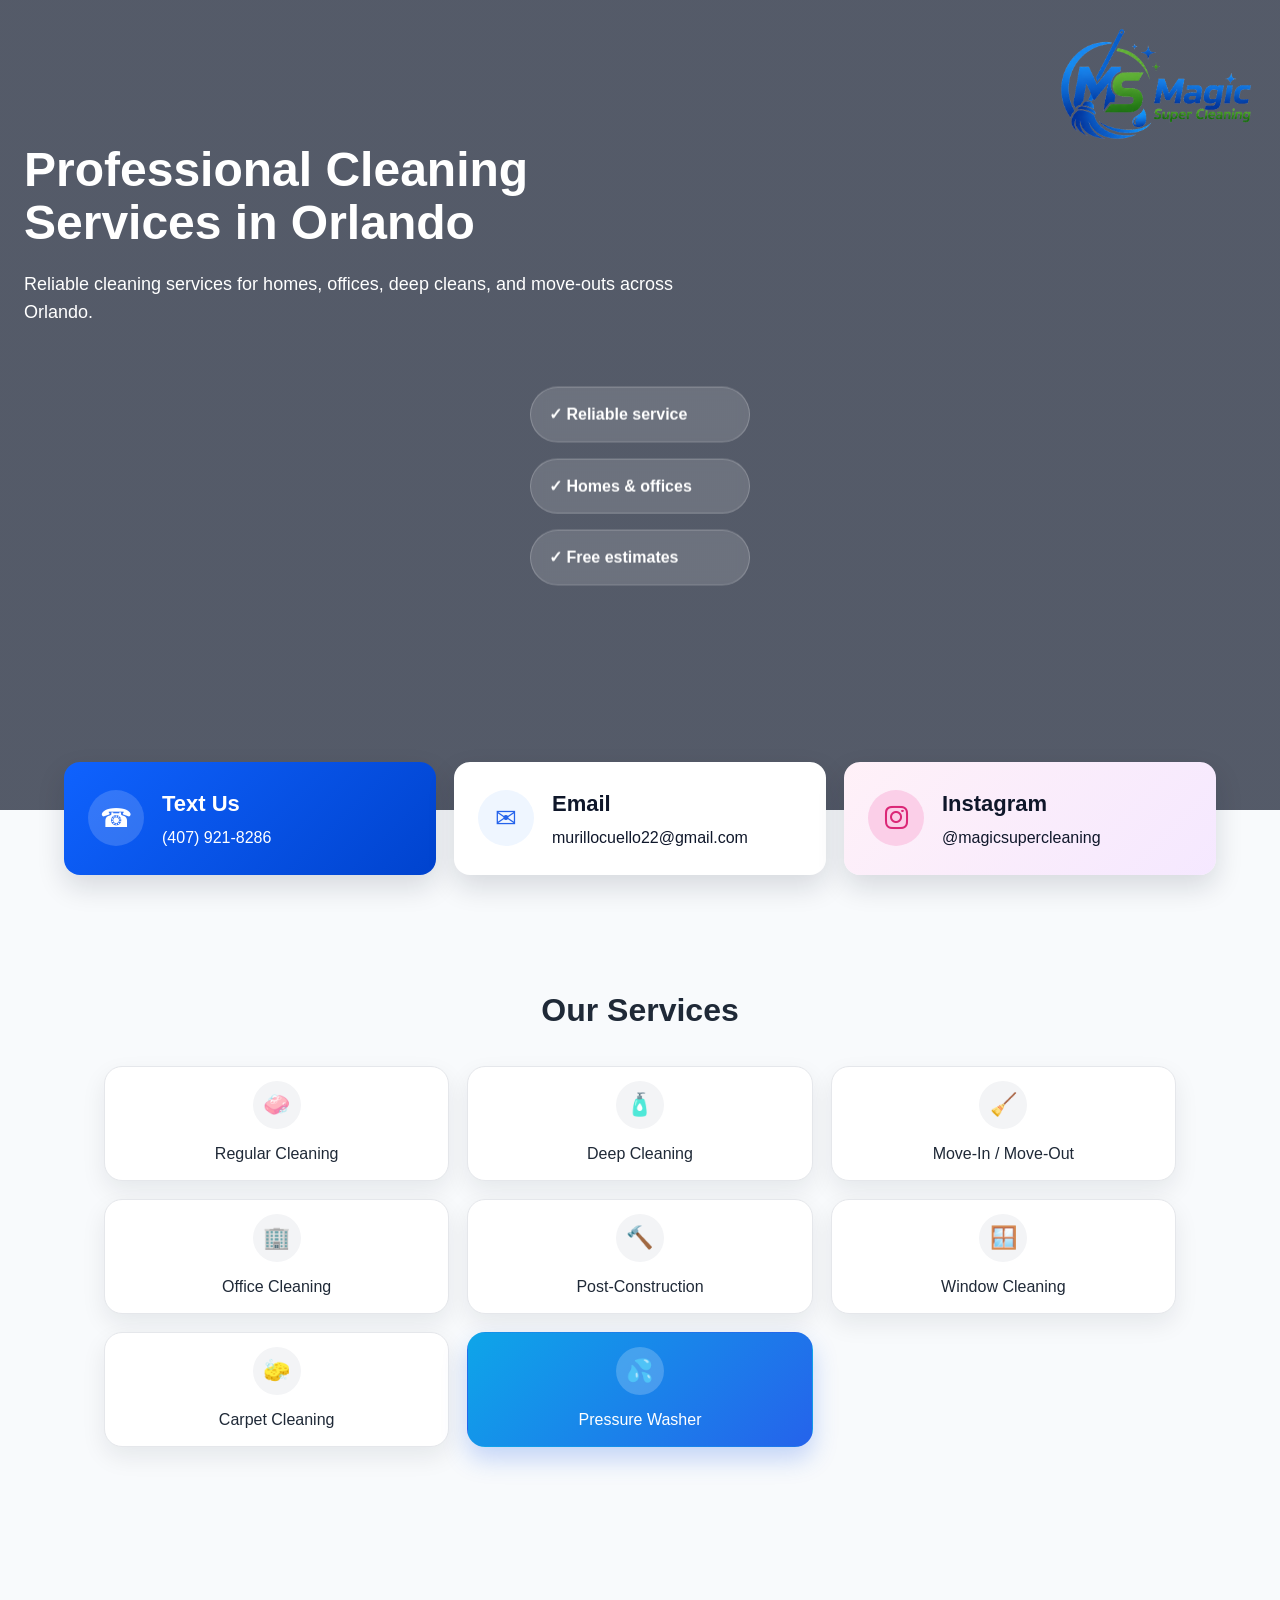
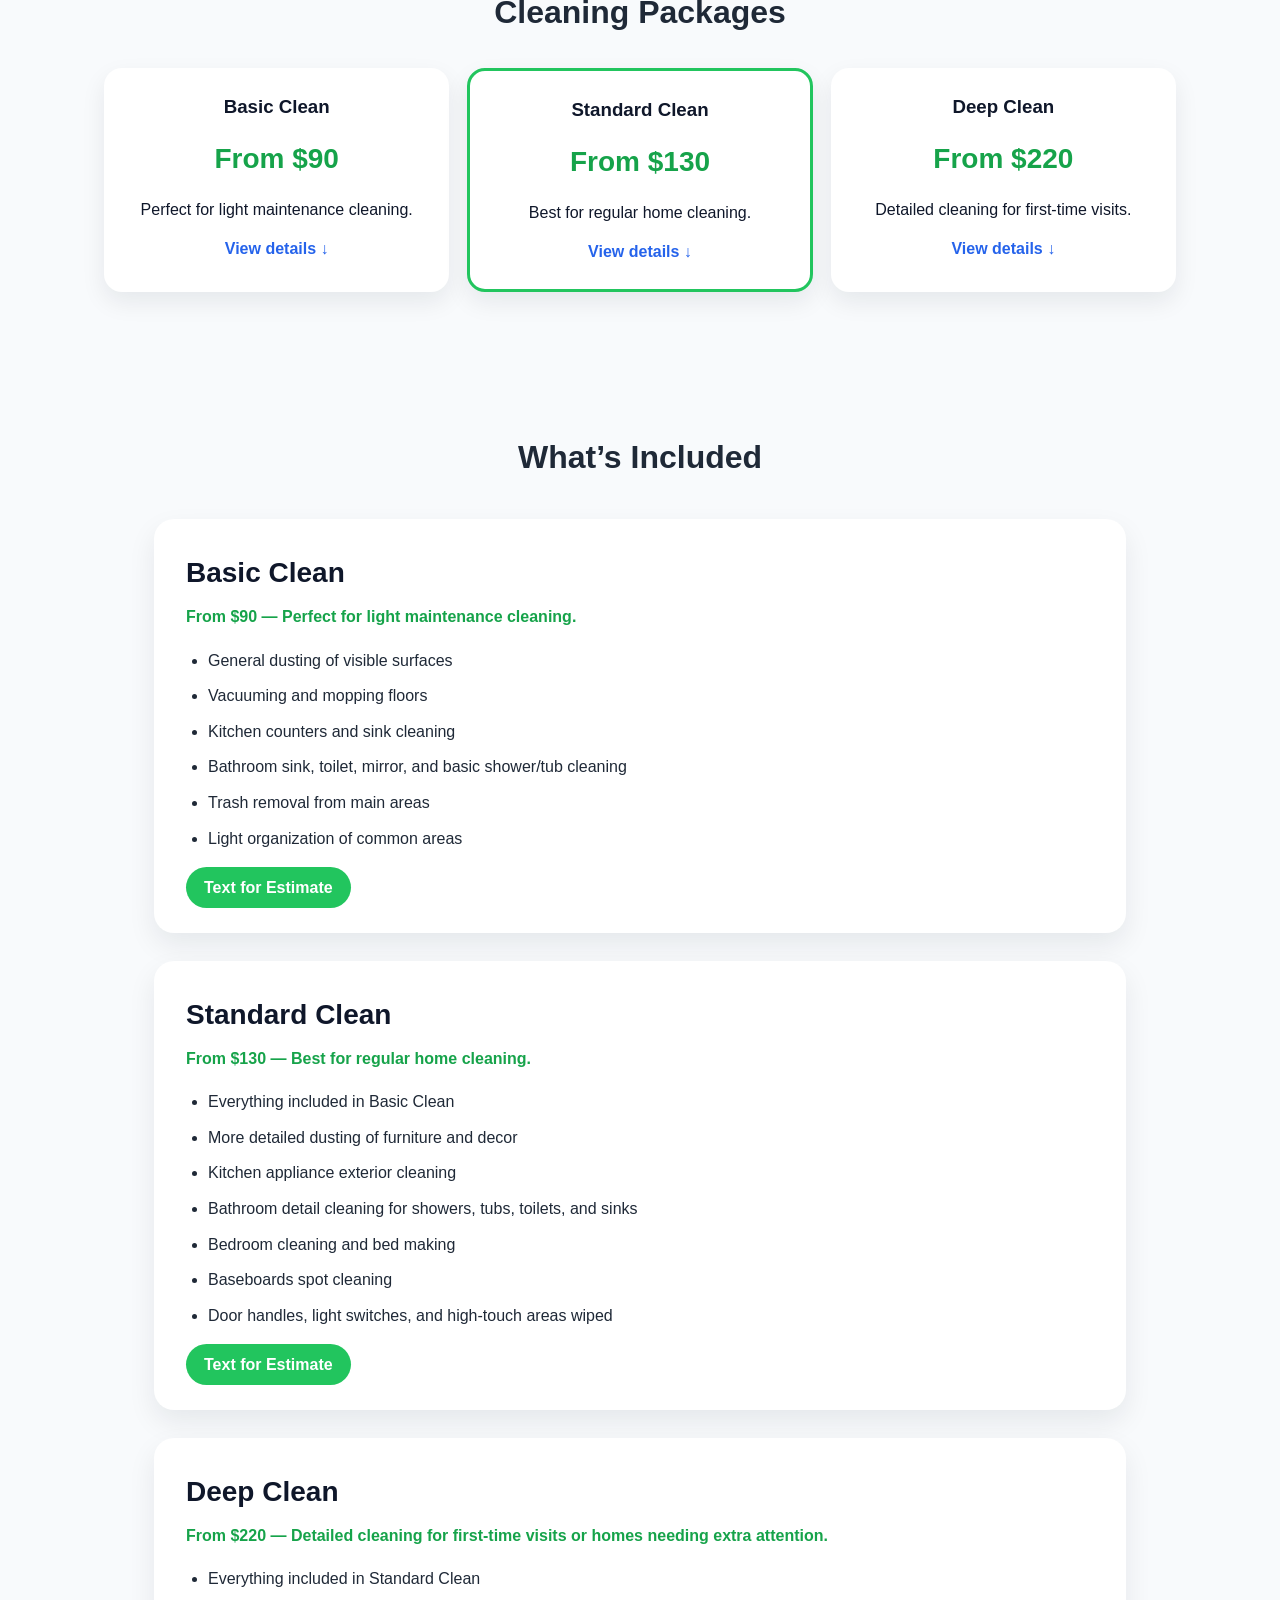
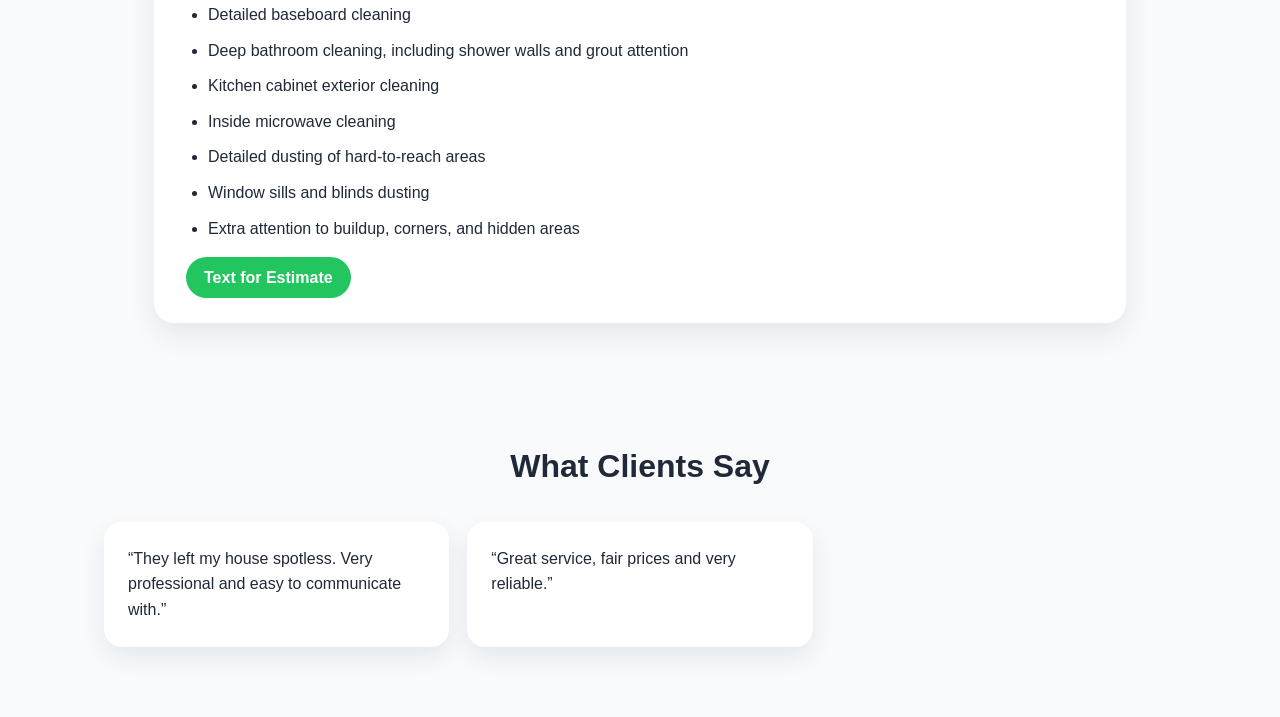
<file: index.html>
<!doctype html>
<html lang="en">
  <head>
    <meta charset="UTF-8" />
    <meta name="viewport" content="width=device-width, initial-scale=1.0" />

    <title>Magic Super Cleaning</title>
    <link rel="stylesheet" href="style.css" />
    <link
      rel="stylesheet"
      href="https://cdnjs.cloudflare.com/ajax/libs/font-awesome/6.5.2/css/all.min.css"
    />
  </head>
  <body>
    <header class="hero">
      <img
        src="images/logo.png"
        alt="Magic Super Cleaning Logo"
        class="hero-logo"
      />

      <div class="hero-content">
        <h1>Professional Cleaning Services in Orlando</h1>

        <p>
          Reliable cleaning services for homes, offices, deep cleans, and
          move-outs across Orlando.
        </p>
      </div>
      <div class="hero-highlights">
        <span>✓ Reliable service</span>
        <span>✓ Homes & offices</span>
        <span>✓ Free estimates</span>
      </div>
    </header>

    <section class="contact-strip">
      <a href="sms:+14079218286" class="contact-card phone-card">
        <span class="contact-icon">☎</span>
        <div>
          <h3>Text Us</h3>
          <p>(407) 921-8286</p>
        </div>
      </a>

      <a
        href="mailto:murillocuello22@gmail.com"
        class="contact-card email-card"
      >
        <span class="contact-icon">✉</span>
        <div>
          <h3>Email</h3>
          <p>murillocuello22@gmail.com</p>
        </div>
      </a>

      <a
        href="https://instagram.com/magicsupercleaning"
        target="_blank"
        class="contact-card instagram-card"
      >
        <span class="contact-icon"><i class="fa-brands fa-instagram"></i></span>
        <div>
          <h3>Instagram</h3>
          <p>@magicsupercleaning</p>
        </div>
      </a>
    </section>

    <section class="services">
      <h2>Our Services</h2>

      <div class="cards services-grid">
        <div class="card service-card">
          <span class="service-icon">🧼</span>
          <span>Regular Cleaning</span>
        </div>

        <div class="card service-card">
          <span class="service-icon">🧴</span>
          <span>Deep Cleaning</span>
        </div>

        <div class="card service-card">
          <span class="service-icon">🧹</span>
          <span>Move-In / Move-Out</span>
        </div>

        <div class="card service-card">
          <span class="service-icon">🏢</span>
          <span>Office Cleaning</span>
        </div>

        <div class="card service-card">
          <span class="service-icon">🔨</span>
          <span>Post-Construction</span>
        </div>

        <div class="card service-card">
          <span class="service-icon">🪟</span>
          <span>Window Cleaning</span>
        </div>

        <div class="card service-card">
          <span class="service-icon">🧽</span>
          <span>Carpet Cleaning</span>
        </div>

        <a
          href="/pressure-washing-page/index.html"
          class="card service-card pressure-card"
        >
          <span class="service-icon">💦</span> <span>Pressure Washer</span>
        </a>
      </div>
    </section>

    <section class="packages" id="packages">
      <h2>Cleaning Packages</h2>

      <div class="cards">
        <a href="#basic-clean" class="price-card package-link">
          <h3>Basic Clean</h3>
          <p class="price">From $90</p>
          <p>Perfect for light maintenance cleaning.</p>
          <p class="tap-text">View details ↓</p>
        </a>

        <a href="#standard-clean" class="price-card package-link featured">
          <h3>Standard Clean</h3>
          <p class="price">From $130</p>
          <p>Best for regular home cleaning.</p>
          <p class="tap-text">View details ↓</p>
        </a>

        <a href="#deep-clean" class="price-card package-link">
          <h3>Deep Clean</h3>
          <p class="price">From $220</p>
          <p>Detailed cleaning for first-time visits.</p>
          <p class="tap-text">View details ↓</p>
        </a>
      </div>
    </section>

    <section class="package-details" id="package-details">
      <h2>What’s Included</h2>

      <div class="package-detail-card" id="basic-clean">
        <h3>Basic Clean</h3>
        <p class="package-subtitle">
          From $90 — Perfect for light maintenance cleaning.
        </p>

        <ul>
          <li>General dusting of visible surfaces</li>
          <li>Vacuuming and mopping floors</li>
          <li>Kitchen counters and sink cleaning</li>
          <li>Bathroom sink, toilet, mirror, and basic shower/tub cleaning</li>
          <li>Trash removal from main areas</li>
          <li>Light organization of common areas</li>
        </ul>
        <!--<div class="package-actions">
          <a href="sms:+14079218286" class="btn primary">Text for Estimate</a>
          <a
            href="mailto:magicsupercleaning@gmail.com?subject=Cleaning%20Estimate%20Request"
            class="btn secondary"
          >
            Email Us
          </a>
        </div> -->
        <a href="sms:+14079218286" class="btn primary">Text for Estimate</a>
      </div>
      <div class="package-detail-card" id="standard-clean">
        <h3>Standard Clean</h3>
        <p class="package-subtitle">
          From $130 — Best for regular home cleaning.
        </p>

        <ul>
          <li>Everything included in Basic Clean</li>
          <li>More detailed dusting of furniture and decor</li>
          <li>Kitchen appliance exterior cleaning</li>
          <li>
            Bathroom detail cleaning for showers, tubs, toilets, and sinks
          </li>
          <li>Bedroom cleaning and bed making</li>
          <li>Baseboards spot cleaning</li>
          <li>Door handles, light switches, and high-touch areas wiped</li>
        </ul>

        <!--  <a
          href="https://www.instagram.com/magicsupercleaning"
          target="_blank"
          class="btn primary"
        >
          Message on Instagram
        </a>-->
        <a href="sms:+14079218286" class="btn primary">Text for Estimate</a>
      </div>

      <div class="package-detail-card" id="deep-clean">
        <h3>Deep Clean</h3>
        <p class="package-subtitle">
          From $220 — Detailed cleaning for first-time visits or homes needing
          extra attention.
        </p>

        <ul>
          <li>Everything included in Standard Clean</li>
          <li>Detailed baseboard cleaning</li>
          <li>
            Deep bathroom cleaning, including shower walls and grout attention
          </li>
          <li>Kitchen cabinet exterior cleaning</li>
          <li>Inside microwave cleaning</li>
          <li>Detailed dusting of hard-to-reach areas</li>
          <li>Window sills and blinds dusting</li>
          <li>Extra attention to buildup, corners, and hidden areas</li>
        </ul>

        <!-- <a
          href="https://www.instagram.com/magicsupercleaning"
          target="_blank"
          class="btn primary"
        >
          Message on Instagram
        </a>-->
        <a href="sms:+14079218286" class="btn primary">Text for Estimate</a>
      </div>
    </section>

    <section class="testimonials">
      <h2>What Clients Say</h2>
      <div class="cards">
        <div class="card">
          “They left my house spotless. Very professional and easy to
          communicate with.”
        </div>
        <div class="card">“Great service, fair prices and very reliable.”</div>
      </div>
    </section>

    <script src="script.js"></script>
  </body>
</html>
</file>
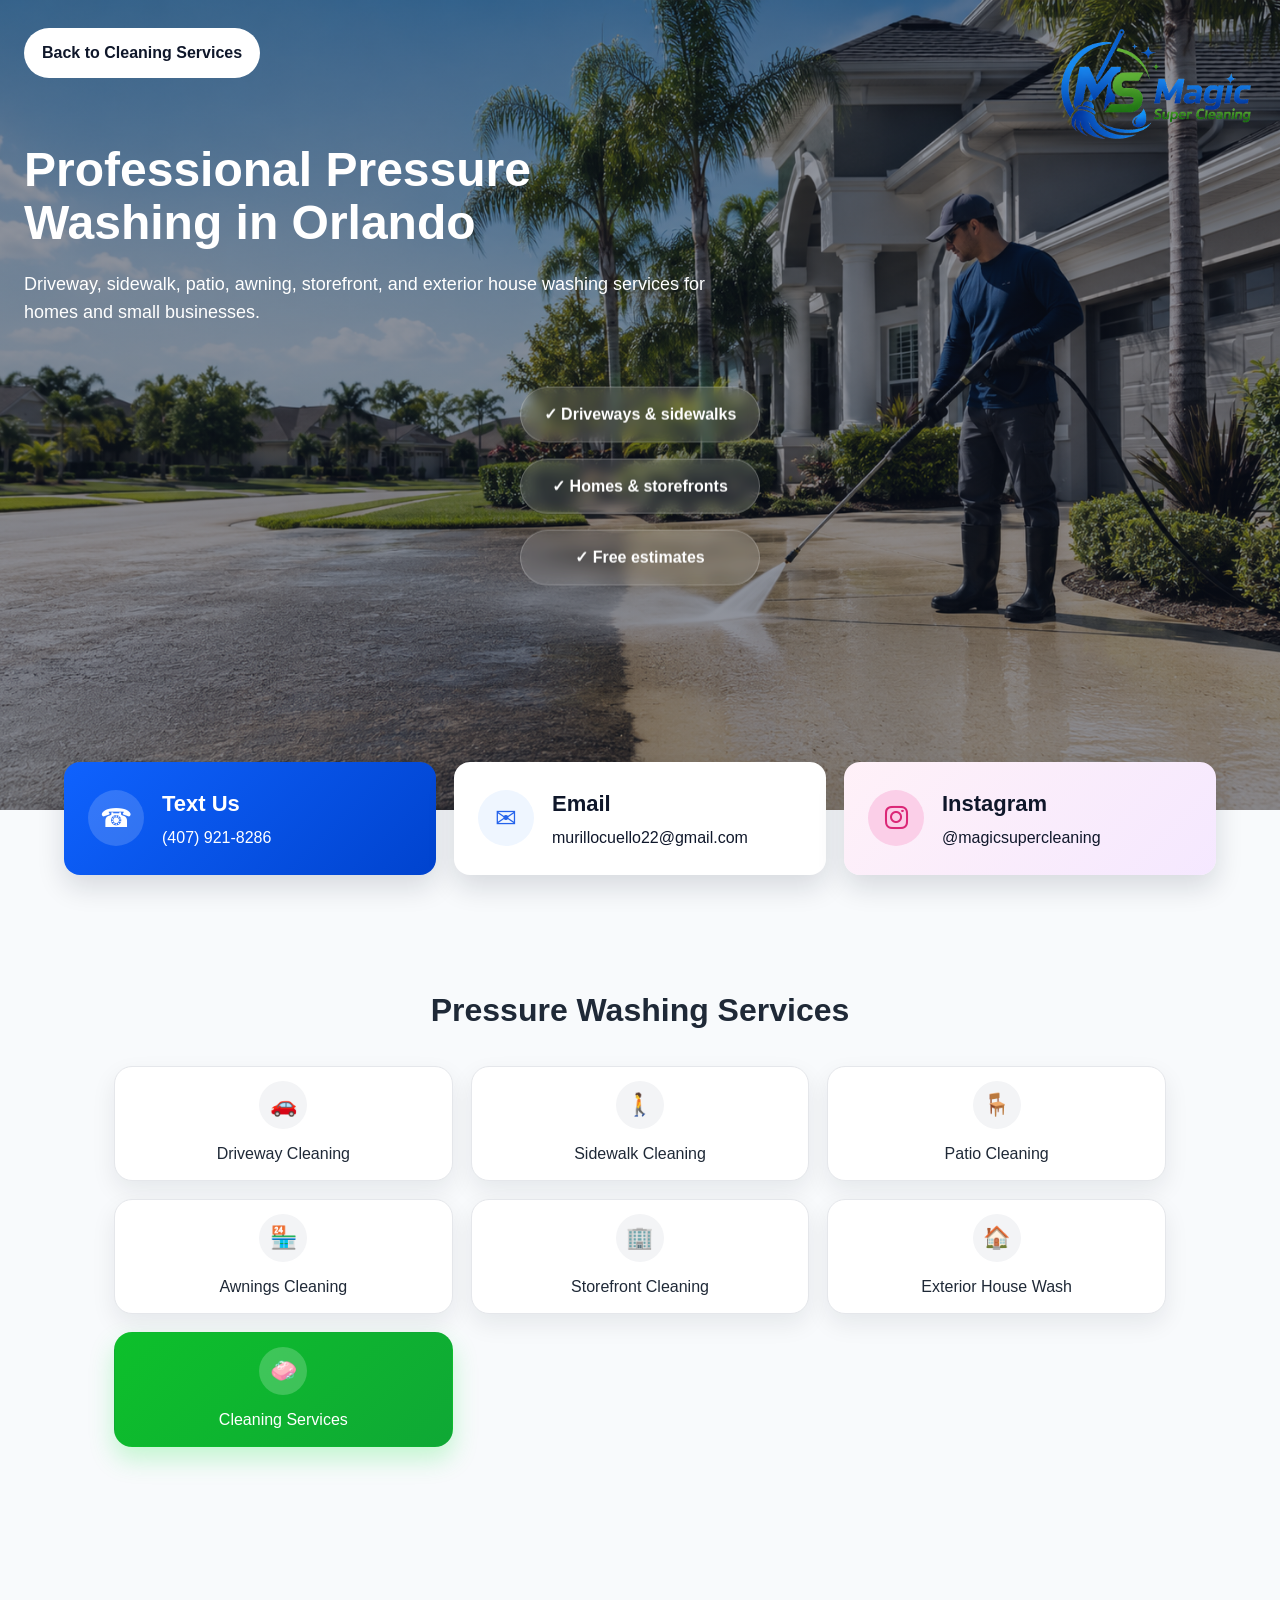
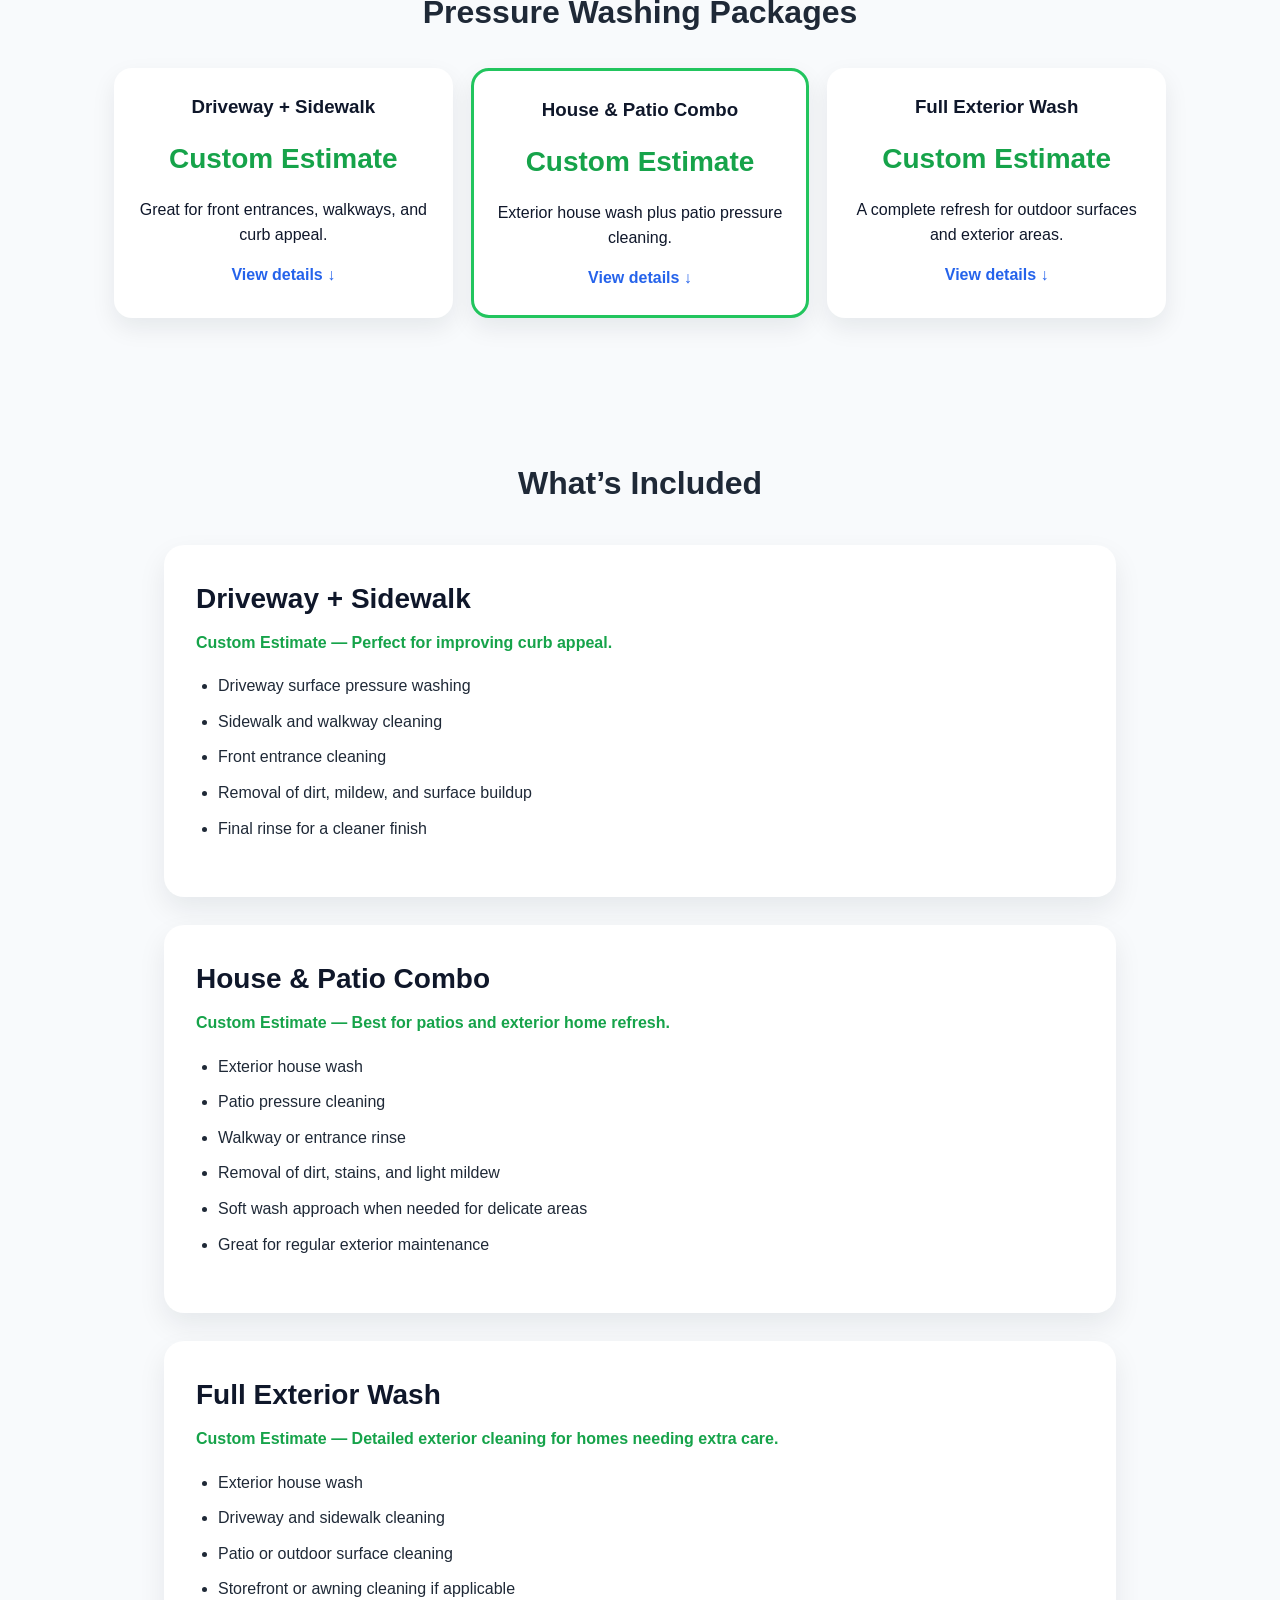
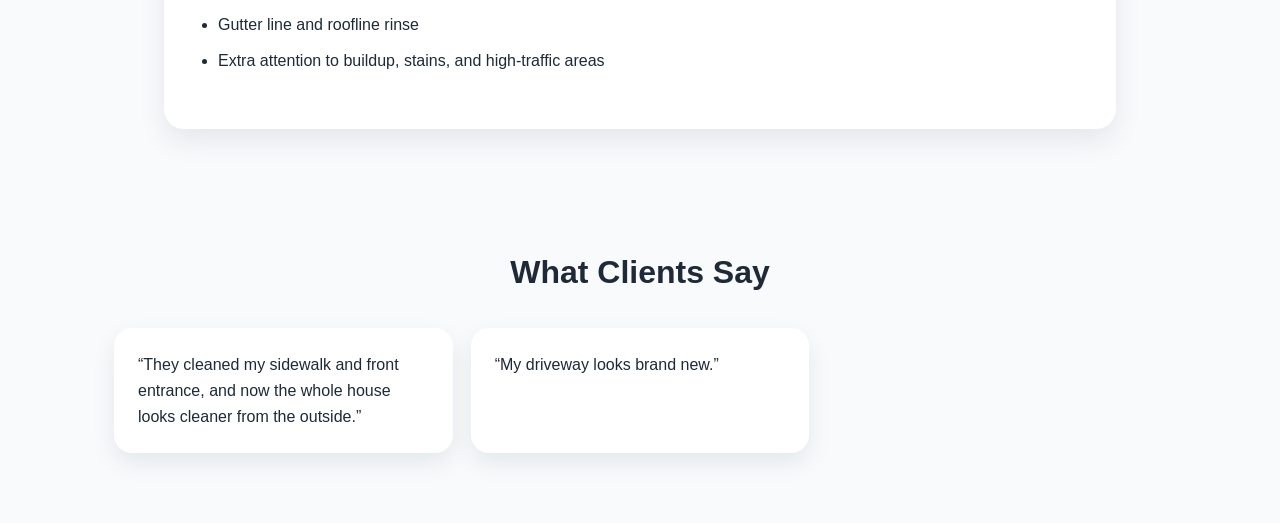
<file: pressure-washing-page/index.html>
<!doctype html>
<html lang="en">
  <head>
    <meta charset="UTF-8" />
    <meta name="viewport" content="width=device-width, initial-scale=1.0" />

    <title>Magic Super Cleaning | Pressure Washing Orlando</title>

    <link rel="stylesheet" href="style.css" />

    <link
      rel="stylesheet"
      href="https://cdnjs.cloudflare.com/ajax/libs/font-awesome/6.5.2/css/all.min.css"
    />
  </head>

  <body>
    <header class="hero">
      <img
        src="../images/logo.png"
        alt="Magic Super Cleaning Logo"
        class="hero-logo"
      />

      <a href="../index.html" class="back-link"> Back to Cleaning Services </a>

      <div class="hero-content">
        <h1>Professional Pressure Washing in Orlando</h1>

        <p>
          Driveway, sidewalk, patio, awning, storefront, and exterior house
          washing services for homes and small businesses.
        </p>
      </div>

      <div class="hero-highlights">
        <span>✓ Driveways & sidewalks</span>
        <span>✓ Homes & storefronts</span>
        <span>✓ Free estimates</span>
      </div>
    </header>

    <section class="contact-strip">
      <a href="sms:+14079218286" class="contact-card phone-card">
        <span class="contact-icon">☎</span>
        <div>
          <h3>Text Us</h3>
          <p>(407) 921-8286</p>
        </div>
      </a>

      <a
        href="mailto:magicsupercleaning@gmail.com"
        class="contact-card email-card"
      >
        <span class="contact-icon">✉</span>
        <div>
          <h3>Email</h3>
          <p>murillocuello22@gmail.com</p>
        </div>
      </a>

      <a
        href="https://www.instagram.com/magicsupercleaning"
        target="_blank"
        class="contact-card instagram-card"
      >
        <span class="contact-icon">
          <i class="fa-brands fa-instagram"></i>
        </span>
        <div>
          <h3>Instagram</h3>
          <p>@magicsupercleaning</p>
        </div>
      </a>
    </section>

    <section class="services">
      <h2>Pressure Washing Services</h2>

      <div class="cards services-grid">
        <div class="card service-card">
          <span class="service-icon">🚗</span>
          <span>Driveway Cleaning</span>
        </div>

        <div class="card service-card">
          <span class="service-icon">🚶</span>
          <span>Sidewalk Cleaning</span>
        </div>

        <div class="card service-card">
          <span class="service-icon">🪑</span>
          <span>Patio Cleaning</span>
        </div>

        <div class="card service-card">
          <span class="service-icon">🏪</span>
          <span>Awnings Cleaning</span>
        </div>

        <div class="card service-card">
          <span class="service-icon">🏢</span>
          <span>Storefront Cleaning</span>
        </div>

        <div class="card service-card">
          <span class="service-icon">🏠</span>
          <span>Exterior House Wash</span>
        </div>

        <a href="../index.html" class="card service-card pressure-card">
          <span class="service-icon">🧼</span>
          <span>Cleaning Services</span>
        </a>
      </div>
    </section>

    <section class="packages" id="packages">
      <h2>Pressure Washing Packages</h2>

      <div class="cards">
        <a href="#driveway-sidewalk" class="price-card package-link">
          <h3>Driveway + Sidewalk</h3>
          <p class="price">Custom Estimate</p>
          <p>Great for front entrances, walkways, and curb appeal.</p>
          <p class="tap-text">View details ↓</p>
        </a>

        <a href="#house-patio" class="price-card package-link featured">
          <h3>House & Patio Combo</h3>
          <p class="price">Custom Estimate</p>
          <p>Exterior house wash plus patio pressure cleaning.</p>
          <p class="tap-text">View details ↓</p>
        </a>

        <a href="#full-exterior" class="price-card package-link">
          <h3>Full Exterior Wash</h3>
          <p class="price">Custom Estimate</p>
          <p>A complete refresh for outdoor surfaces and exterior areas.</p>
          <p class="tap-text">View details ↓</p>
        </a>
      </div>
    </section>

    <section class="package-details">
      <h2>What’s Included</h2>

      <div class="package-detail-card" id="driveway-sidewalk">
        <h3>Driveway + Sidewalk</h3>

        <p class="package-subtitle">
          Custom Estimate — Perfect for improving curb appeal.
        </p>

        <ul>
          <li>Driveway surface pressure washing</li>
          <li>Sidewalk and walkway cleaning</li>
          <li>Front entrance cleaning</li>
          <li>Removal of dirt, mildew, and surface buildup</li>
          <li>Final rinse for a cleaner finish</li>
        </ul>
      </div>

      <div class="package-detail-card" id="house-patio">
        <h3>House & Patio Combo</h3>

        <p class="package-subtitle">
          Custom Estimate — Best for patios and exterior home refresh.
        </p>

        <ul>
          <li>Exterior house wash</li>
          <li>Patio pressure cleaning</li>
          <li>Walkway or entrance rinse</li>
          <li>Removal of dirt, stains, and light mildew</li>
          <li>Soft wash approach when needed for delicate areas</li>
          <li>Great for regular exterior maintenance</li>
        </ul>
      </div>

      <div class="package-detail-card" id="full-exterior">
        <h3>Full Exterior Wash</h3>

        <p class="package-subtitle">
          Custom Estimate — Detailed exterior cleaning for homes needing extra
          care.
        </p>

        <ul>
          <li>Exterior house wash</li>
          <li>Driveway and sidewalk cleaning</li>
          <li>Patio or outdoor surface cleaning</li>
          <li>Storefront or awning cleaning if applicable</li>
          <li>Gutter line and roofline rinse</li>
          <li>Extra attention to buildup, stains, and high-traffic areas</li>
        </ul>
      </div>
    </section>

    <section class="testimonials">
      <h2>What Clients Say</h2>

      <div class="cards">
        <div class="card">
          “They cleaned my sidewalk and front entrance, and now the whole house
          looks cleaner from the outside.”
        </div>

        <div class="card">“My driveway looks brand new.”</div>
      </div>
    </section>

    <script src="script.js"></script>
  </body>
</html>
</file>
<file: style.css>
* {
  box-sizing: border-box;
  margin: 0;
  padding: 0;
}

body {
  font-family: Arial, sans-serif;
  color: #1f2937;
  background: #f8fafc;
  line-height: 1.6;
}

.hero {
  position: relative;
  min-height: 90vh;
  background:
    linear-gradient(rgba(15, 23, 42, 0.7), rgba(15, 23, 42, 0.7)),
    url("https://images.unsplash.com/photo-1581578731548-c64695cc6952");
  background-size: cover;
  background-position: center;
  color: white;
  padding: 24px;
}

.hero-logo {
  position: absolute;
  top: 24px;
  right: 24px;
  width: 200px;
  height: auto;
  display: block;
  z-index: 10;
}
.hero-highlights {
  position: absolute;
  top: 60%;
  left: 50%;
  transform: translate(-50%, -50%);
  display: flex;
  flex-direction: column;
  gap: 16px;
  z-index: 8;
}

.hero-highlights span {
  background: rgba(255, 255, 255, 0.14);
  border: 1px solid rgba(255, 255, 255, 0.22);
  color: white;
  padding: 14px 18px;
  border-radius: 999px;
  font-weight: 700;
  backdrop-filter: blur(6px);
  min-width: 220px;
}

nav {
  display: flex;
  justify-content: space-between;
  align-items: center;
}

.nav-logo img {
  height: 65px;
  width: auto;
  display: block;
}

.nav-btn,
.btn {
  text-decoration: none;
  padding: 12px 18px;
  border-radius: 999px;
  font-weight: bold;
}

.nav-btn {
  background: white;
  color: #0f172a;
}

.hero-content {
  max-width: 700px;
  margin-top: 120px;
}

.hero h1 {
  font-size: 48px;
  line-height: 1.1;
  margin-bottom: 20px;
}

.hero p {
  font-size: 18px;
  margin-bottom: 30px;
}

.hero-buttons {
  display: flex;
  gap: 12px;
  flex-wrap: wrap;
}

.primary {
  background: #22c55e;
  color: white;
}

.secondary {
  background: white;
  color: #0f172a;
}

section {
  padding: 70px 14px;
  max-width: 1100px;
  margin: auto;
}

section h2 {
  text-align: center;
  font-size: 32px;
  margin-bottom: 30px;
}

.cards {
  display: grid;
  grid-template-columns: repeat(3, 1fr);
  gap: 18px;
}

.services-grid {
  grid-template-columns: repeat(3, minmax(0, 1fr));
}

.card,
.price-card {
  background: white;
  padding: 24px;
  border-radius: 18px;
  box-shadow: 0 10px 25px rgba(15, 23, 42, 0.08);
}
html {
  scroll-behavior: smooth;
}

.package-link {
  color: #0f172a;
  text-decoration: none;
  cursor: pointer;
  transition:
    transform 0.2s ease,
    box-shadow 0.2s ease;
}

.package-link:hover {
  transform: translateY(-6px);
  box-shadow: 0 16px 32px rgba(15, 23, 42, 0.14);
}

.package-details {
  max-width: 1000px;
}

.package-details h2 {
  margin-bottom: 36px;
}

.package-detail-card {
  background: white;
  padding: 32px;
  border-radius: 20px;
  box-shadow: 0 12px 28px rgba(15, 23, 42, 0.08);
  margin-bottom: 28px;
  scroll-margin-top: 40px;
}

.package-detail-card h3 {
  font-size: 28px;
  color: #0f172a;
  margin-bottom: 8px;
}

.package-subtitle {
  color: #16a34a;
  font-weight: 700;
  margin-bottom: 18px;
}

.package-detail-card ul {
  margin-bottom: 24px;
  padding-left: 22px;
}

.package-detail-card li {
  margin-bottom: 10px;
}

.service-card {
  display: flex;
  flex-direction: column;
  text-align: center;
  justify-content: center;
  align-items: center;
  min-height: 115px;
  gap: 12px;
  border: 1px solid #e5e7eb;
  color: #1f2937;
  text-decoration: none;
  transition:
    transform 0.2s ease,
    box-shadow 0.2s ease,
    border-color 0.2s ease;
  padding: 5px;
}

.service-icon {
  display: inline-flex;
  align-items: center;
  justify-content: center;
  width: 48px;
  height: 48px;
  border-radius: 50%;
  background: #f3f4f6;
  font-size: 22px;
}

.service-card:hover {
  transform: none;
  box-shadow: 0 12px 24px rgba(15, 23, 42, 0.08);
  border-color: #d1d5db;
}

.pressure-card {
  background: linear-gradient(135deg, #0ea5e9 0%, #2563eb 100%);
  color: white;
  border-color: transparent;
  box-shadow: 0 12px 24px rgba(37, 99, 235, 0.25);
}

.pressure-card .service-icon {
  background: rgba(255, 255, 255, 0.2);
  color: white;
}

.pressure-card:hover {
  transform: translateY(-6px);
  box-shadow: 0 16px 30px rgba(37, 99, 235, 0.35);
}

.price-card {
  text-align: center;
}

.featured {
  border: 3px solid #22c55e;
}

.price {
  font-size: 28px;
  color: #16a34a;
  font-weight: bold;
  margin: 15px 0;
}

.gallery-grid {
  display: grid;
  grid-template-columns: repeat(3, 1fr);
  gap: 18px;
}

.gallery-grid img {
  width: 100%;
  height: 230px;
  object-fit: cover;
  border-radius: 18px;
}

.testimonials {
  padding-top: 20px;
}

.contact-strip {
  max-width: 1200px;
  margin: -48px auto 40px;
  padding: 0 24px;
  display: grid;
  grid-template-columns: repeat(3, 1fr);
  gap: 18px;
  position: relative;
  z-index: 5;
}

.contact-card {
  min-height: 110px;
  padding: 24px;
  border-radius: 16px;
  text-decoration: none;
  display: flex;
  align-items: center;
  gap: 18px;
  box-shadow: 0 12px 28px rgba(15, 23, 42, 0.14);
  transition:
    transform 0.2s ease,
    box-shadow 0.2s ease;
}

.contact-card:hover {
  transform: translateY(-4px);
  box-shadow: 0 18px 36px rgba(15, 23, 42, 0.18);
}

.contact-icon {
  width: 56px;
  height: 56px;
  min-width: 56px;
  border-radius: 50%;
  display: inline-flex;
  align-items: center;
  justify-content: center;
  font-size: 26px;
}

.contact-card h3 {
  font-size: 22px;
  margin-bottom: 4px;
}

.contact-card p {
  font-size: 16px;
  margin: 0;
}

.tap-text {
  margin-top: 14px;
  color: #2563eb;
  font-weight: 700;
}

.phone-card {
  background: linear-gradient(135deg, #0f62fe, #0043ce);
  color: white;
}

.phone-card .contact-icon {
  background: rgba(255, 255, 255, 0.16);
}

.email-card {
  background: white;
  color: #0f172a;
}

.email-card .contact-icon {
  background: #eff6ff;
  color: #2563eb;
}

.instagram-card {
  background: linear-gradient(135deg, #fff1f8, #f5e8ff);
  color: #0f172a;
}

.instagram-card .contact-icon {
  background: #fbcfe8;
  color: #db2777;
}

@media (max-width: 768px) {
  .hero-logo {
    width: 120px;
    top: 18px;
    right: 18px;
  }

  .hero h1 {
    font-size: 34px;
  }

  .hero-content {
    margin-top: 100px;
  }

  .hero-highlights {
    position: static;
    transform: none;
    margin-top: 28px;
    align-items: flex-start;
  }

  .hero-highlights span {
    min-width: auto;
    width: fit-content;
  }

  .contact-strip {
    margin: -32px auto 30px;
    grid-template-columns: 1fr;
  }

  .contact-card {
    min-height: 95px;
    padding: 20px;
  }

  .cards,
  .gallery-grid,
  .services-grid {
    grid-template-columns: 1fr;
  }
}
</file>
<file: pressure-washing-page/style.css>
* {
  box-sizing: border-box;
  margin: 0;
  padding: 0;
}

html {
  scroll-behavior: smooth;
}

body {
  font-family: Arial, sans-serif;
  color: #1f2937;
  background: #f8fafc;
  line-height: 1.6;
}

.hero {
  position: relative;
  min-height: 90vh;
  background:
    linear-gradient(rgba(15, 23, 42, 0.45), rgba(15, 23, 42, 0.45)),
    url("images/pressure-washing-bg.png");
  background-size: cover;
  background-position: center;
  background-repeat: no-repeat;
  color: white;
  padding: 24px;
}

.hero-logo {
  position: absolute;
  top: 24px;
  right: 24px;
  width: 200px;
  height: auto;
  display: block;
  z-index: 10;
}

.back-link {
  position: absolute;
  top: 28px;
  left: 24px;
  background: white;
  color: #0f172a;
  padding: 12px 18px;
  border-radius: 999px;
  text-decoration: none;
  font-weight: 700;
  z-index: 10;
  transition:
    background 0.25s ease,
    color 0.25s ease;
}

.back-link:hover {
  background: #22c55e;
  color: white;
}

.hero-content {
  max-width: 700px;
  margin-top: 120px;
}

.hero h1 {
  font-size: 48px;
  line-height: 1.1;
  margin-bottom: 20px;
}

.hero p {
  font-size: 18px;
  margin-bottom: 30px;
}

.hero-highlights {
  position: absolute;
  top: 60%;
  left: 50%;
  transform: translate(-50%, -50%);
  display: flex;
  flex-direction: column;
  gap: 16px;
  z-index: 8;
}

.hero-highlights span {
  background: rgba(255, 255, 255, 0.14);
  border: 1px solid rgba(255, 255, 255, 0.22);
  color: white;
  padding: 14px 18px;
  border-radius: 999px;
  font-weight: 700;
  backdrop-filter: blur(6px);
  min-width: 240px;
  text-align: center;
}

.nav-btn,
.btn {
  text-decoration: none;
  padding: 12px 18px;
  border-radius: 999px;
  font-weight: bold;
  display: inline-block;
}

.primary {
  background: #22c55e;
  color: white;
}

.secondary {
  background: white;
  color: #0f172a;
}

section {
  padding: 70px 24px;
  max-width: 1100px;
  margin: auto;
}

section h2 {
  text-align: center;
  font-size: 32px;
  margin-bottom: 30px;
}

.cards {
  display: grid;
  grid-template-columns: repeat(3, 1fr);
  gap: 18px;
}

.services-grid {
  grid-template-columns: repeat(3, minmax(0, 1fr));
}

.card,
.price-card {
  background: white;
  padding: 24px;
  border-radius: 18px;
  box-shadow: 0 10px 25px rgba(15, 23, 42, 0.08);
}

.service-card {
  display: flex;
  flex-direction: column;
  text-align: center;
  justify-content: center;
  align-items: center;
  min-height: 115px;
  gap: 12px;
  border: 1px solid #e5e7eb;
  color: #1f2937;
  text-decoration: none;
  transition:
    transform 0.2s ease,
    box-shadow 0.2s ease,
    border-color 0.2s ease;
  padding: 5px;
}

.service-icon {
  display: inline-flex;
  align-items: center;
  justify-content: center;
  width: 48px;
  height: 48px;
  border-radius: 50%;
  background: #f3f4f6;
  font-size: 22px;
}

.service-card:hover {
  transform: none;
  box-shadow: 0 12px 24px rgba(15, 23, 42, 0.08);
  border-color: #d1d5db;
}

.pressure-card {
  background: linear-gradient(135deg, #0dc02b 0%, #0fa835 100%);
  color: white;
  border-color: transparent;
  box-shadow: 0 12px 24px rgba(37, 235, 80, 0.25);
}

.pressure-card .service-icon {
  background: rgba(255, 255, 255, 0.2);
  color: white;
}

.pressure-card:hover {
  transform: translateY(-6px);
  box-shadow: 0 16px 30px rgba(37, 235, 80, 0.35);
}

.price-card {
  text-align: center;
}

.package-link {
  color: #0f172a;
  text-decoration: none;
  cursor: pointer;
  transition:
    transform 0.2s ease,
    box-shadow 0.2s ease;
}

.package-link:hover {
  transform: translateY(-6px);
  box-shadow: 0 16px 32px rgba(15, 23, 42, 0.14);
}

.featured {
  border: 3px solid #22c55e;
}

.price {
  font-size: 28px;
  color: #16a34a;
  font-weight: bold;
  margin: 15px 0;
}

.tap-text {
  margin-top: 14px;
  color: #2563eb;
  font-weight: 700;
}

.package-details {
  max-width: 1000px;
}

.package-details h2 {
  margin-bottom: 36px;
}

.package-detail-card {
  background: white;
  padding: 32px;
  border-radius: 20px;
  box-shadow: 0 12px 28px rgba(15, 23, 42, 0.08);
  margin-bottom: 28px;
  scroll-margin-top: 40px;
}

.package-detail-card h3 {
  font-size: 28px;
  color: #0f172a;
  margin-bottom: 8px;
}

.package-subtitle {
  color: #16a34a;
  font-weight: 700;
  margin-bottom: 18px;
}

.package-detail-card ul {
  margin-bottom: 24px;
  padding-left: 22px;
}

.package-detail-card li {
  margin-bottom: 10px;
}

.gallery-grid {
  display: grid;
  grid-template-columns: repeat(3, 1fr);
  gap: 18px;
}

.gallery-grid img {
  width: 100%;
  height: 230px;
  object-fit: cover;
  border-radius: 18px;
}

.testimonials {
  padding-top: 20px;
}

.contact-strip {
  max-width: 1200px;
  margin: -48px auto 40px;
  padding: 0 24px;
  display: grid;
  grid-template-columns: repeat(3, 1fr);
  gap: 18px;
  position: relative;
  z-index: 5;
}

.contact-card {
  min-height: 110px;
  padding: 24px;
  border-radius: 16px;
  text-decoration: none;
  display: flex;
  align-items: center;
  gap: 18px;
  box-shadow: 0 12px 28px rgba(15, 23, 42, 0.14);
  transition:
    transform 0.2s ease,
    box-shadow 0.2s ease;
}

.contact-card:hover {
  transform: translateY(-4px);
  box-shadow: 0 18px 36px rgba(15, 23, 42, 0.18);
}

.contact-icon {
  width: 56px;
  height: 56px;
  min-width: 56px;
  border-radius: 50%;
  display: inline-flex;
  align-items: center;
  justify-content: center;
  font-size: 26px;
}

.contact-card h3 {
  font-size: 22px;
  margin-bottom: 4px;
}

.contact-card p {
  font-size: 16px;
  margin: 0;
}

.phone-card {
  background: linear-gradient(135deg, #0f62fe, #0043ce);
  color: white;
}

.phone-card .contact-icon {
  background: rgba(255, 255, 255, 0.16);
}

.email-card {
  background: white;
  color: #0f172a;
}

.email-card .contact-icon {
  background: #eff6ff;
  color: #2563eb;
}

.instagram-card {
  background: linear-gradient(135deg, #fff1f8, #f5e8ff);
  color: #0f172a;
}

.instagram-card .contact-icon {
  background: #fbcfe8;
  color: #db2777;
}

@media (max-width: 768px) {
  .hero-logo {
    width: 120px;
    top: 18px;
    right: 18px;
  }

  .back-link {
    top: 18px;
    left: 18px;
    padding: 10px 14px;
    font-size: 14px;
  }

  .hero-content {
    margin-top: 100px;
  }

  .hero h1 {
    font-size: 34px;
  }

  .hero-highlights {
    position: static;
    transform: none;
    margin-top: 28px;
    align-items: flex-start;
  }

  .hero-highlights span {
    min-width: auto;
    width: fit-content;
    text-align: left;
  }

  .contact-strip {
    margin: -32px auto 30px;
    grid-template-columns: 1fr;
  }

  .contact-card {
    min-height: 95px;
    padding: 20px;
  }

  .cards,
  .gallery-grid,
  .services-grid {
    grid-template-columns: 1fr;
  }
}
</file>
